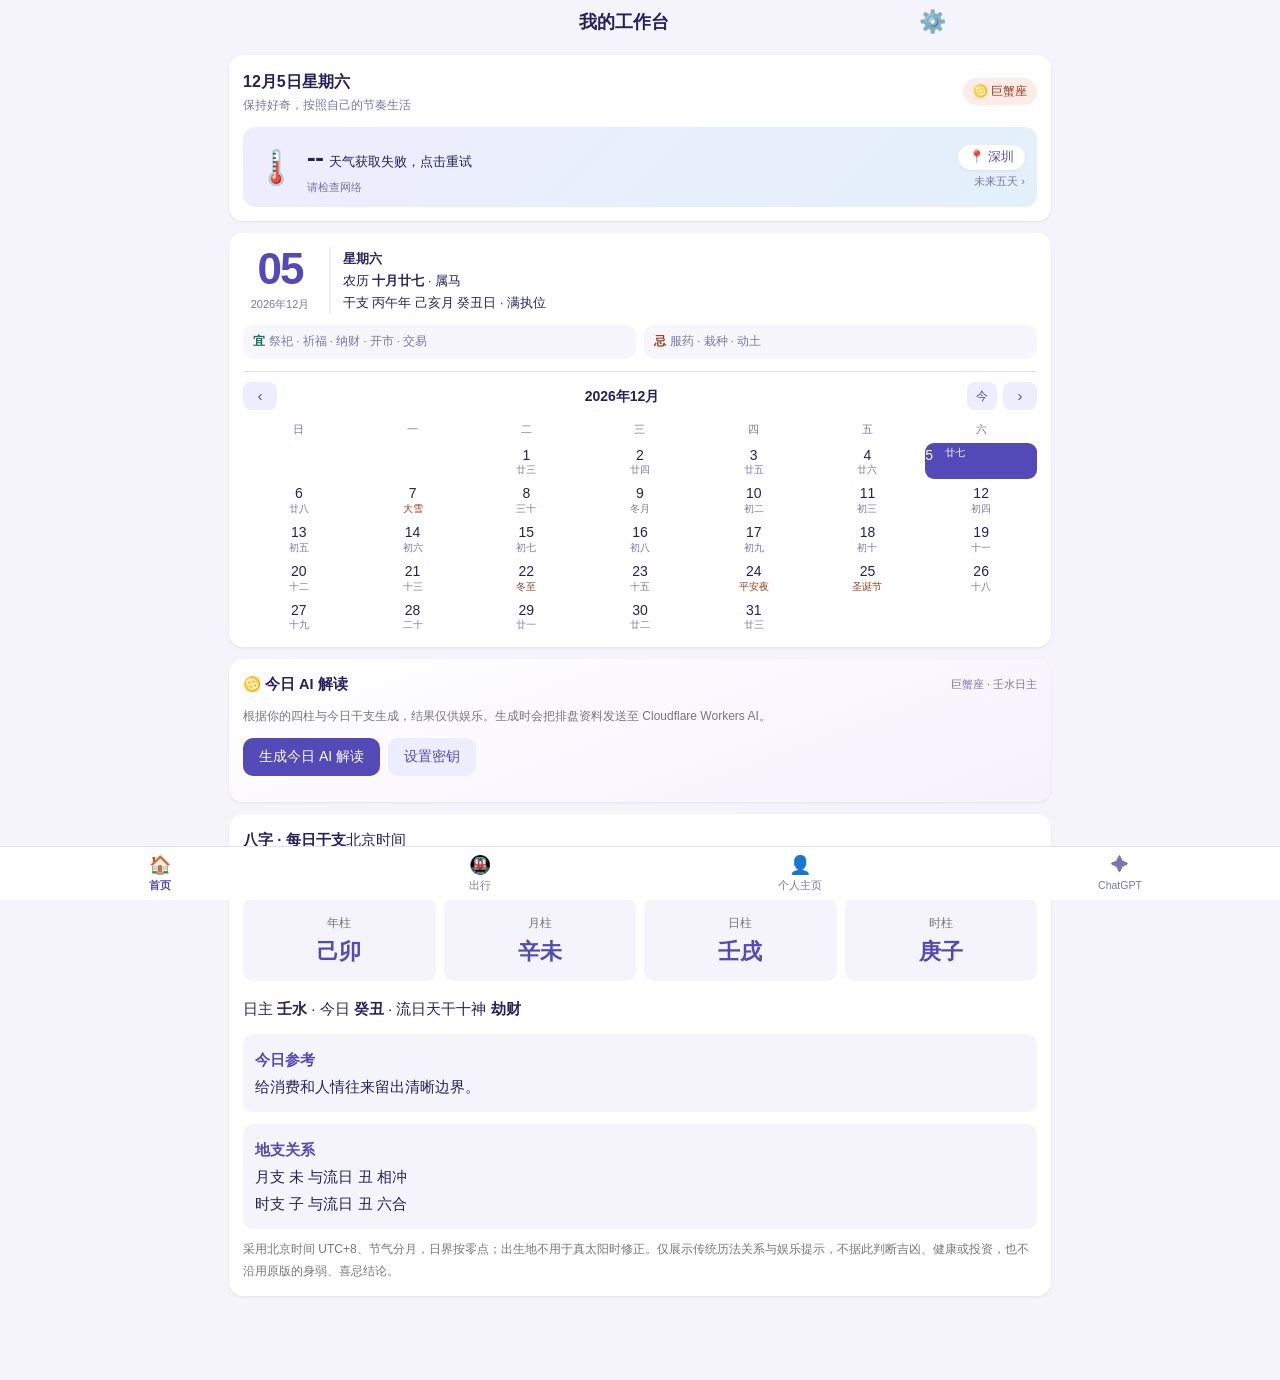
<file: index.html>
<!doctype html><html lang="zh-CN"><head><meta charset="utf-8"><meta name="viewport" content="width=device-width,initial-scale=1,viewport-fit=cover"><meta name="theme-color" content="#534AB7"><title>我的工作台</title><link rel="manifest" href="manifest.json"><link rel="icon" href="icons/icon-192.png"><link rel="stylesheet" href="style.css"></head><body><header id="topbar"><h1 id="pageTitle">我的工作台</h1><button onclick="openSettings()" aria-label="设置">⚙️</button></header><div id="app">  <div class="view on" id="v-home">
    <div class="card hero">
      <div class="row" style="justify-content:space-between">
        <div><b id="homeDate" style="font-size:16px"></b><div class="meta" id="homeSub">早上好，今天也要加油</div></div>
        <div class="pill">♋ 巨蟹座</div>
      </div>
      <div class="wx" id="wxBox">
        <div class="wx-l" onclick="openWx()">
          <div class="wx-ic" id="wxIcon">⏳</div>
          <div class="wx-main">
            <div class="wx-t"><b id="wxTemp">--</b><span id="wxTxt">天气加载中…</span></div>
            <div class="wx-sub" id="wxSub">湿度 -- · -- 风</div>
          </div>
        </div>
        <div class="wx-r">
          <button class="wx-city" onclick="openCityPicker()" id="wxCity">📍 定位中</button>
          <button class="wx-more" onclick="openWx()">未来五天 ›</button>
        </div>
      </div>
    </div>
    <div class="card cal2" id="calCard"></div>
    <div class="card virgo" id="virgoCard"></div>
    <div class="card liuri" id="liuriCard"></div>
  </div>

  <div class="view" id="v-fit">
    <div class="card">
      <div class="chips" id="fitTypes"></div>
      <div id="fitForm">
        <div class="row" style="margin-top:10px">
          <input class="tf" id="fitMin" type="number" inputmode="numeric" placeholder="时长(分钟)" style="flex:1">
          <input class="tf" id="fitNote" placeholder="备注(可选)" style="flex:1.4">
          <button class="btn" onclick="addFit()">打卡</button>
        </div>
        <p class="hint" style="text-align:left">记录跑步和骑行，保持自己的节奏。</p>
      </div>
      <div id="metroSection" style="display:none">
        <div class="row" style="margin-top:10px;gap:6px"><input class="tf" id="metroFrom" placeholder="起点站（输入中文）" autocomplete="off" oninput="metroSuggest('from')" onfocus="metroSuggest('from')"><input class="tf" id="metroTo" placeholder="终点站" autocomplete="off" oninput="metroSuggest('to')" onfocus="metroSuggest('to')"></div>
        <div id="metroSug" class="metro-sug"></div>
        <div class="row" style="margin-top:8px;gap:6px"><button class="btn" onclick="metroSearch()">查 询</button><button class="btn ghost" onclick="metroClear()">清 除</button><span class="meta" style="margin-left:auto;font-size:11.5px">默认可滑动页面</span></div>
        <div id="metroResult"></div>
        <button class="btn ghost sm" onclick="toggleMap(this)">开启地图操作</button><div class="metro-map-hd">互动线路图 · 查询后自动高亮路线</div>
        <div class="metro-canvas" id="metroCanvas2"><svg id="metroSvg" xmlns="http://www.w3.org/2000/svg"></svg></div>
        <div class="metro-ctrl"><button class="btn ghost sm" onclick="metroZoomSvg(1.25)">＋</button><button class="btn ghost sm" onclick="metroZoomSvg(0.8)">－</button><button class="btn ghost sm" onclick="metroFitViewSvg()">⌂ 居中</button><span class="meta" style="margin-left:auto">16 线 / 317 站 · 开启地图操作后可缩放、拖动</span></div>
        <div class="card" style="margin-top:14px;padding:10px 10px 12px">
          <div class="metro-map-hd" style="padding:0 0 2px">官方线网图</div>
          <div class="metro-canvas" id="metroCanvas"><img id="metroImg" src="metro/sz_map.jpg" alt="深圳地铁线路图" draggable="false" onload="if(typeof metroFitView==='function')metroFitView()"></div>
          <div class="metro-ctrl"><button class="btn ghost sm" onclick="metroZoom(1.25)">＋</button><button class="btn ghost sm" onclick="metroZoom(0.8)">－</button><button class="btn ghost sm" onclick="metroFitView()">⌂ 居中</button><span class="meta" style="margin-left:auto">来源：深圳市交通运输局官网</span></div>
        </div>
      </div>
    </div>
    <div class="stat4" id="fitStats">
      <div class="s"><b id="fsWeek">0</b><span>本周分钟</span></div>
      <div class="s"><b id="fsCnt">0</b><span>本月次数</span></div>
      <div class="s"><b id="fsStreak">0</b><span>连续天数</span></div>
      <div class="s"><b id="fsCoin">0</b><span>累计分钟</span></div>
    </div>
    <div class="card" id="fitWeek"></div>
    <div class="card" id="fitList"></div>
  </div>

<div class="view" id="v-profile"><div class="card"><b>个人学术主页</b><p class="hint">你的研究、成果与个人介绍。</p><a class="btn" href="personal-homepage/index.html" target="_blank" rel="noopener">完整打开 ↗</a></div><iframe id="profileFrame" title="个人学术主页" data-src="personal-homepage/index.html"></iframe></div><div class="view" id="v-chatgpt"><div class="card chat-card"><div class="chat-mark">✦</div><h2>ChatGPT</h2><p>写作、学习、讨论，随时开始新的对话。</p><a class="btn" href="https://chatgpt.com/" target="_blank" rel="noopener noreferrer">打开 ChatGPT 网页版 ↗</a><p class="hint">在官方网页中登录你的账号。此工作台不读取账号或聊天内容。</p></div></div></div><nav><button data-v="home" class="on"><span class="ic">🏠</span>首页</button><button data-v="fit"><span class="ic">🚇</span>出行</button><button data-v="profile"><span class="ic">👤</span>个人主页</button><button data-v="chatgpt"><span class="ic">✦</span>ChatGPT</button></nav><div class="toast" id="toast"></div><div class="sheet" id="sheet" onclick="if(event.target===this)closeSheet()"><div class="inner" id="sheetBody"></div></div><script src="vendor/lunar.js"></script><script src="app.js"></script></body></html>
</file>
<file: style.css>
:root{
  --bg:#f5f4fa; --card:#ffffff; --ink:#26215c; --muted:#7a76a8;
  --brand:#534AB7; --brand-soft:#EEEDFE; --teal:#0F6E56; --teal-soft:#E1F5EE;
  --coral:#993C1D; --coral-soft:#FAECE7; --line:#e4e2f2; --danger:#A32D2D;
  --up:#C62F2F; --down:#1D9E75;
  --radius:14px; --shadow:0 1px 3px rgba(38,33,92,.08);
}
*{margin:0;padding:0;box-sizing:border-box;-webkit-tap-highlight-color:transparent}
html,body{min-height:100%;overflow-y:auto;-webkit-overflow-scrolling:touch}
body{font-family:-apple-system,BlinkMacSystemFont,"PingFang SC","Microsoft YaHei",sans-serif;background:var(--bg);color:var(--ink);font-size:15px;line-height:1.6;padding-bottom:calc(64px + env(safe-area-inset-bottom));overscroll-behavior-y:contain;touch-action:pan-y}
#app{max-width:640px;margin:0 auto;padding:10px 14px 8px}
button{font-family:inherit;cursor:pointer;border:none;background:none;color:inherit}
input,textarea,select{font-family:inherit;color:var(--ink)}
#topbar{position:sticky;top:0;z-index:11;max-width:640px;margin:0 auto;display:flex;align-items:center;gap:6px;padding:8px 14px 8px;background:var(--bg)}
#topbar h1{font-size:18px;font-weight:600;flex:1;text-align:center}
#backBtn{font-size:26px;color:var(--brand);width:34px;padding:0 4px;line-height:1}
#gearBtn{font-size:18px}
.card{background:var(--card);border-radius:var(--radius);box-shadow:var(--shadow);padding:14px;margin-bottom:12px}
.quick{display:flex;gap:8px}
.quick input{flex:1;border:1.5px solid var(--line);border-radius:10px;padding:11px 13px;font-size:15px;background:#fbfbfe;outline:none}
.quick input:focus{border-color:var(--brand)}
.btn{background:var(--brand);color:#fff;border-radius:10px;padding:10px 16px;font-size:14px;font-weight:500;flex-shrink:0}
.btn.ghost{background:var(--brand-soft);color:var(--brand)}
.btn.sm{padding:6px 11px;font-size:12.5px;border-radius:8px}
.btn.teal{background:var(--teal-soft);color:var(--teal)}
.btn.warn{background:var(--coral-soft);color:var(--coral)}
.section-title{font-size:13px;color:var(--muted);margin:2px 4px 8px;display:flex;justify-content:space-between;align-items:center}
nav{position:fixed;bottom:0;left:0;right:0;background:#fff;border-top:1px solid var(--line);display:flex;padding-bottom:env(safe-area-inset-bottom);z-index:10}
nav button{flex:1;padding:9px 0 7px;font-size:11.5px;color:var(--muted);display:flex;flex-direction:column;align-items:center;gap:2px}
nav button .ic{font-size:20px;line-height:1;height:24px}
nav button.on{color:var(--brand);font-weight:600}
.view{display:none}.view.on{display:block}
.item{display:flex;align-items:flex-start;gap:10px;padding:12px 4px;border-bottom:1px solid var(--line)}
.item:last-child{border-bottom:none}
.item .body{flex:1;min-width:0}
.item .body .txt{word-break:break-word}
.meta{font-size:11.5px;color:var(--muted);margin-top:2px}
.item .ops{display:flex;gap:6px;flex-shrink:0;flex-wrap:wrap;justify-content:flex-end}
.empty{text-align:center;color:var(--muted);padding:30px 10px;font-size:13.5px}
.empty .big{font-size:34px;margin-bottom:8px}
.chk{width:21px;height:21px;border:1.8px solid #c9c6e6;border-radius:6px;flex-shrink:0;margin-top:2px;background:#fff}
.chk.on{background:var(--brand);border-color:var(--brand);color:#fff;font-size:13px;display:flex;align-items:center;justify-content:center}
.item.done .txt{color:var(--muted);text-decoration:line-through}
.tag{display:inline-block;background:var(--brand-soft);color:var(--brand);font-size:11px;padding:1px 8px;border-radius:99px;margin-left:6px;vertical-align:1px}
.tabs{display:flex;gap:6px;margin-bottom:10px;overflow-x:auto;padding:0 4px}
.tabs button{background:#fff;border:1px solid var(--line);border-radius:99px;padding:5px 14px;font-size:12.5px;color:var(--muted);white-space:nowrap}
.tabs button.on{background:var(--brand);border-color:var(--brand);color:#fff;font-weight:500}
.chips{display:flex;gap:6px;overflow-x:auto;padding:2px 2px 10px;scrollbar-width:none}
.chips::-webkit-scrollbar{display:none}
.chips button{background:#fff;border:1px solid var(--line);border-radius:99px;padding:5px 13px;font-size:12.5px;color:var(--muted);white-space:nowrap;flex-shrink:0}
.chips button.on{background:var(--brand);border-color:var(--brand);color:#fff;font-weight:500}
.chips button.mini{padding:3px 10px;font-size:11.5px;background:var(--brand-soft);color:var(--brand);border-color:transparent}
.note-title{font-weight:600;font-size:14.5px}
.note-body{font-size:13px;color:var(--muted);display:-webkit-box;-webkit-line-clamp:2;-webkit-box-orient:vertical;overflow:hidden;word-break:break-word}
.row{display:flex;gap:8px;align-items:center}
.tf{width:100%;border:1.5px solid var(--line);border-radius:10px;padding:10px 12px;font-size:14px;background:#fbfbfe;outline:none}
textarea.tf{resize:vertical;min-height:90px}
label.lb{font-size:12.5px;color:var(--muted);display:block;margin:10px 0 4px}
.sheet{position:fixed;inset:0;background:rgba(38,33,92,.35);z-index:20;display:none;align-items:flex-end}
.sheet.on{display:flex}
.sheet .inner{background:#fff;width:100%;max-width:640px;margin:0 auto;border-radius:18px 18px 0 0;padding:18px 16px calc(18px + env(safe-area-inset-bottom));max-height:86vh;overflow-y:auto}
.sheet h3{font-size:16px;margin-bottom:6px}
.sheet .actions{display:flex;gap:10px;margin-top:14px}
.sheet .actions .btn{flex:1;text-align:center}
.toast{position:fixed;bottom:90px;left:50%;transform:translateX(-50%);background:var(--ink);color:#fff;padding:8px 18px;border-radius:99px;font-size:13px;opacity:0;transition:opacity .25s;pointer-events:none;z-index:99;max-width:86vw}
.toast.on{opacity:.92}
.fab{position:fixed;right:16px;bottom:calc(78px + env(safe-area-inset-bottom));width:52px;height:52px;border-radius:99px;background:var(--brand);color:#fff;font-size:28px;box-shadow:0 4px 14px rgba(83,74,183,.4);z-index:9;display:flex;align-items:center;justify-content:center}
.hint{font-size:12px;color:var(--muted);text-align:center;margin:6px 0 2px}
.stat4{display:flex;gap:10px;margin-bottom:12px}
.stat4 .s{flex:1;background:#fff;border-radius:12px;padding:10px 4px;text-align:center;box-shadow:var(--shadow)}
.stat4 .s b{display:block;font-size:18px;color:var(--brand)}
.stat4 .s span{font-size:11px;color:var(--muted)}
.pill{background:var(--coral-soft);color:var(--coral);font-size:12px;padding:4px 10px;border-radius:99px}
.proj-dot{width:8px;height:8px;border-radius:99px;display:inline-block;margin-right:6px}
.proj-dot.c1{background:#534AB7}.proj-dot.c2{background:#0F6E56}.proj-dot.c3{background:#BA7517}.proj-dot.c4{background:#D4537E}.proj-dot.c5{background:#185FA5}
.grid{display:grid;grid-template-columns:repeat(4,1fr);gap:10px;margin-top:12px}
.tile{background:#fff;border-radius:14px;box-shadow:var(--shadow);padding:12px 4px;text-align:center;font-size:12px;color:var(--ink)}
.tile .ic{font-size:24px;display:block;margin-bottom:4px}
.ticker-wrap{padding:10px 0}
.ticker{display:flex;gap:14px;overflow-x:auto;padding:0 12px;scrollbar-width:none}
.ticker::-webkit-scrollbar{display:none}
.ticker .tk{flex-shrink:0;text-align:center;font-size:12px}
.ticker .tk b{display:block;font-size:13.5px}
.up{color:var(--up)}.down{color:var(--down)}
canvas.chart{width:100%;display:block;touch-action:pan-y}
.ctabs{display:flex;gap:4px;margin-top:10px;overflow-x:auto}
.ctabs button{flex:1;background:#f2f1f9;border:none;border-radius:8px;padding:5px 2px;font-size:11.5px;color:var(--muted);white-space:nowrap}
.ctabs button.on{background:var(--brand);color:#fff;font-weight:500}
.cinfo{display:flex;align-items:center;gap:8px;background:var(--brand-soft);border-radius:8px;padding:6px 10px;margin-top:8px;font-size:13px}
.cinfo .ci-t{color:var(--muted);font-size:12px}
.cinfo b{font-size:15px;font-weight:600}
.cinfo .ci-x{margin-left:auto;border:none;background:transparent;color:var(--muted);font-size:14px;padding:0 2px;cursor:pointer;line-height:1}
.stk{background:#fff;border-radius:14px;box-shadow:var(--shadow);padding:14px;margin-bottom:12px}
.stk .hd{display:flex;justify-content:space-between;align-items:stretch;gap:8px}
.stk .hd-l{flex:1;min-width:0;display:flex;flex-direction:column}
.stk .nm{font-size:15px;font-weight:600}
.rot{flex:1;min-height:30px;margin-top:4px;overflow:hidden;position:relative;cursor:default}
.rot-i{font-size:11px;line-height:1.45;color:var(--muted);opacity:0;transform:translateY(4px);transition:opacity .45s ease,transform .45s ease;display:-webkit-box;-webkit-line-clamp:2;-webkit-box-orient:vertical;overflow:hidden}
.rot-i.in{opacity:1;transform:translateY(0)}
.rot-i .ann{color:#3D6DD8;cursor:pointer}
.rot-i .ann:active{opacity:.7}
.stk .px{font-size:22px;font-weight:600;text-align:right;white-space:nowrap}
.stk .pct{font-size:13px;text-align:right;white-space:nowrap}
.kv{display:flex;gap:0;font-size:12px;color:var(--muted);margin-top:6px;flex-wrap:wrap}
.kv span{flex:1;text-align:center;background:#f7f6fc;border-radius:8px;padding:4px 2px;margin:2px}
.kv b{color:var(--ink);font-weight:500}
.kv4{display:grid;grid-template-columns:repeat(4,1fr);gap:5px;font-size:11px;color:var(--muted);margin-top:8px;text-align:center}
.kv4 span{background:#f7f6fc;border-radius:8px;padding:5px 1px;line-height:1.35;white-space:nowrap;overflow:hidden}
.kv4 b{display:block;color:var(--ink);font-weight:600;font-size:13.5px}
.idx{background:#fff;border-radius:14px;box-shadow:var(--shadow);padding:10px 8px;margin-bottom:12px}
.idx-hd{display:flex;justify-content:space-between;align-items:center;padding-bottom:8px;border-bottom:1px solid var(--line)}
.idx-hd b{font-size:13px;font-weight:600}
.idx-hd span{font-size:11px;color:var(--muted)}
.idx-row{display:grid;grid-template-columns:repeat(3,minmax(0,1fr));margin-top:9px}
.idx-row .ix{min-width:0;text-align:center;padding:0 1px;border-right:1px solid var(--line);overflow:hidden}
.idx-row .ix:last-child{border-right:none}
.idx-row .ix .v,.idx-row .ix .c{white-space:nowrap;overflow:hidden;text-overflow:ellipsis}
.idx-row .ix .n{font-size:10.5px;color:var(--muted);white-space:nowrap}
.idx-row .ix .v{font-size:15.5px;font-weight:600;line-height:1.35;letter-spacing:-.3px}
.idx-row .ix .c{font-size:10px;line-height:1.3}
.banner{position:fixed;top:0;left:0;right:0;z-index:50;background:var(--ink);color:#fff;padding:10px 16px;font-size:13.5px;display:flex;gap:8px;align-items:center;transform:translateY(-110%);transition:transform .3s;padding-top:calc(10px + env(safe-area-inset-top))}
.banner.on{transform:translateY(0)}
.cal{display:grid;grid-template-columns:repeat(7,1fr);gap:2px;text-align:center;font-size:12.5px}
.cal .w{color:var(--muted);font-size:11px;padding:4px 0}
.cal .d{padding:7px 0;border-radius:8px;position:relative}
.cal .d.sel{background:var(--brand);color:#fff}
.cal .d .dot{position:absolute;bottom:2px;left:50%;transform:translateX(-50%);width:4px;height:4px;border-radius:99px;background:var(--coral)}
.moodrow{display:flex;gap:8px;justify-content:space-around;margin:6px 0}
.moodrow button{font-size:26px;opacity:.45;transition:.15s}
.moodrow button.on{opacity:1;transform:scale(1.2)}
.moodrow span{display:block;font-size:11px;color:var(--muted);text-align:center}
.entry-imgs{display:flex;gap:6px;overflow-x:auto;margin-top:6px}
.entry-imgs img{width:72px;height:72px;object-fit:cover;border-radius:8px;border:1px solid var(--line)}
.tb{display:flex;gap:4px;margin-top:8px;border:1.5px solid var(--line);border-radius:10px 10px 0 0;padding:6px;overflow-x:auto;scrollbar-width:none;background:#fbfbfe}
.tb::-webkit-scrollbar{display:none}
.tb button{width:34px;height:30px;flex-shrink:0;border-radius:6px;font-size:14px;background:#fff;border:1px solid var(--line)}
.tb button.c1{color:#534AB7}.tb button.c2{color:#A32D2D}.tb button.c3{color:#0F6E56}
.edit{border:1.5px solid var(--line);border-top:none;border-radius:0 0 10px 10px;min-height:180px;padding:12px;font-size:15px;outline:none;background:#fff;word-break:break-word}
.edit img{max-width:100%;border-radius:8px}
.edit:focus{border-color:var(--brand)}
.memo-html{font-size:14px;word-break:break-word}
.memo-html img{max-width:100%;border-radius:8px}
.memo-html p{margin:2px 0}
#drawboard{position:fixed;inset:0;z-index:60;background:#f0eff7;display:none;flex-direction:column;padding-top:env(safe-area-inset-top)}
#drawboard.on{display:flex}
.db-top{display:flex;align-items:center;justify-content:space-between;padding:8px 12px;gap:6px}
.db-top b{font-size:15px}
.db-btn{background:#fff;border:1px solid var(--line);border-radius:8px;padding:5px 10px;font-size:12.5px;flex-shrink:0}
.db-btn.on{background:var(--brand);color:#fff;border-color:var(--brand)}
.db-tools{padding:6px 10px 8px}
.swatches{display:flex;gap:5px;flex-wrap:wrap;margin-bottom:6px}
.swatches button{width:26px;height:26px;border-radius:99px;border:2px solid #fff;box-shadow:0 0 0 1px var(--line)}
.swatches button.on{box-shadow:0 0 0 2.5px var(--brand)}
.vline{width:1px;height:22px;background:var(--line);margin:0 4px}
#dbCanvas{flex:1;background:#fff;margin:0 10px 10px;border-radius:12px;touch-action:none;width:calc(100% - 20px)}
.gold{background:linear-gradient(0deg,#fff,#fffdf5)}
.favstar{font-size:16px}
.big-price{font-size:26px;font-weight:600}
.week-bar{display:flex;gap:4px;align-items:flex-end;height:70px;margin-top:8px}
.week-bar .wb{flex:1;background:var(--brand-soft);border-radius:6px 6px 0 0;position:relative;min-height:3px}
.week-bar .wb i{position:absolute;bottom:-18px;left:0;right:0;font-size:10px;color:var(--muted);font-style:normal;text-align:center}
.week-bar .wb b{position:absolute;top:-16px;left:0;right:0;font-size:10px;color:var(--brand);text-align:center}
/* ===== 天气 ===== */
.wx{display:flex;justify-content:space-between;align-items:center;gap:10px;margin-top:12px;background:linear-gradient(135deg,#EEEDFE,#E3F0FA);border-radius:12px;padding:10px 12px;cursor:pointer}
.wx-l{display:flex;align-items:center;gap:10px;min-width:0}
.wx-ic{font-size:34px;line-height:1}
.wx-t{display:flex;align-items:baseline;gap:6px}
.wx-t b{font-size:26px;font-weight:600;color:var(--ink);letter-spacing:-.5px}
.wx-t span{font-size:13px;color:var(--ink)}
.wx-sub{font-size:11px;color:var(--muted);margin-top:1px;white-space:nowrap}
.wx-r{display:flex;flex-direction:column;align-items:flex-end;gap:4px;flex-shrink:0}
.wx-city{font-size:12.5px;color:var(--brand);font-weight:500;background:#fff;border-radius:99px;padding:4px 11px;box-shadow:var(--shadow)}
.wx-more{font-size:11px;color:var(--muted)}
.wx-rs{padding:10px 4px;border-bottom:1px solid var(--line);font-size:14px;display:flex;justify-content:space-between;align-items:center}
.wx-rs:last-child{border-bottom:none}
.wx-rs .meta{font-size:11.5px}
.fc-row{display:flex;align-items:center;gap:10px;padding:10px 4px;border-bottom:1px solid var(--line)}
.fc-row:last-child{border-bottom:none}
.fc-row .fd{width:64px;flex-shrink:0}
.fc-row .fd b{display:block;font-size:13.5px}
.fc-row .fd span{font-size:11px;color:var(--muted)}
.fc-row .fi{font-size:26px;flex-shrink:0}
.fc-row .ft{font-size:12.5px;color:var(--muted);flex:1;min-width:0}
.fc-row .fbar{width:96px;flex-shrink:0;text-align:right}
.fc-row .fbar b{font-size:13px;color:var(--up)}
.fc-row .fbar span{font-size:11px;color:var(--muted);margin-left:6px}
/* ===== 万年历 ===== */
.cal2{padding:14px 14px 10px}
.cal2 .today{display:flex;gap:12px;align-items:stretch}
.cal2 .t-num{flex-shrink:0;text-align:center;min-width:74px}
.cal2 .t-num b{font-size:44px;line-height:1;font-weight:600;color:var(--brand);display:block;letter-spacing:-2px}
.cal2 .t-num span{font-size:11px;color:var(--muted)}
.cal2 .t-info{flex:1;min-width:0;border-left:2px solid var(--brand-soft);padding-left:12px;display:flex;flex-direction:column;justify-content:center;gap:2px}
.cal2 .t-info .ln{font-size:12.5px;color:var(--ink);white-space:nowrap;overflow:hidden;text-overflow:ellipsis}
.cal2 .t-info .ln b{font-weight:600}
.cal2 .t-info .ln .fest{color:var(--coral);font-weight:600}
.cal2 .yj{display:flex;gap:8px;margin-top:10px}
.cal2 .yj div{flex:1;background:#f7f6fc;border-radius:10px;padding:8px 10px;font-size:11.5px;line-height:1.55;min-width:0}
.cal2 .yj b{color:var(--teal);font-weight:600;margin-right:4px}
.cal2 .yj div:last-child b{color:var(--coral)}
.cal2 .yj span{color:var(--muted)}
.cal2 .m-hd{display:flex;justify-content:space-between;align-items:center;margin-top:12px;padding-top:10px;border-top:1px solid var(--line)}
.cal2 .m-hd b{font-size:14px}
.cal2 .m-hd button{width:34px;height:28px;border-radius:8px;background:var(--brand-soft);color:var(--brand);font-size:15px;line-height:1}
.cal2 .mgrid{display:grid;grid-template-columns:repeat(7,1fr);gap:2px;text-align:center;margin-top:8px;padding-bottom:2px}
.cal2 .mgrid .w{font-size:10.5px;color:var(--muted);padding:3px 0}
.cal2 .mgrid .cd{border-radius:9px;padding:4px 0 3px;cursor:pointer;position:relative}
.cal2 .mgrid .cd .d{display:block;font-size:14px;line-height:1.25}
.cal2 .mgrid .cd .l{display:block;font-size:9.5px;color:var(--muted);line-height:1.3;white-space:nowrap;overflow:hidden}
.cal2 .mgrid .cd.dim .d,.cal2 .mgrid .cd.dim .l{color:#c3c1da}
.cal2 .mgrid .cd .l.fest{color:var(--coral)}
.cal2 .mgrid .cd.today{background:var(--brand)}
.cal2 .mgrid .cd.today .d,.cal2 .mgrid .cd.today .l{color:#fff}
/* ===== 处女座 ===== */
.virgo{background:linear-gradient(160deg,#fff,#f6f1fd);padding:14px}
.virgo .v-hd{display:flex;justify-content:space-between;align-items:center}
.virgo .v-hd b{font-size:14.5px}
.virgo .v-hd span{font-size:11px;color:var(--muted)}
.virgo .v-sum{display:flex;align-items:center;gap:14px;margin-top:10px}
.virgo .v-sum .sc{text-align:center;flex-shrink:0}
.virgo .v-sum .sc b{font-size:34px;color:var(--brand);display:block;line-height:1.1;letter-spacing:-1px}
.virgo .v-sum .sc span{font-size:10.5px;color:var(--muted)}
.virgo .v-sum .stars{font-size:15px;color:#E8A812;letter-spacing:2px}
.virgo .v-bars{flex:1;min-width:0;display:flex;flex-direction:column;gap:6px}
.virgo .v-bar{display:flex;align-items:center;gap:6px;font-size:11px;color:var(--muted)}
.virgo .v-bar .vn{width:34px;flex-shrink:0}
.virgo .v-bar .vt{flex:1;height:7px;background:#eceaf6;border-radius:99px;overflow:hidden}
.virgo .v-bar .vt i{display:block;height:100%;background:linear-gradient(90deg,#8B7FE8,#534AB7);border-radius:99px}
.virgo .v-bar .vv{width:30px;text-align:right;flex-shrink:0;color:var(--ink);font-weight:600}
.virgo .v-luck{display:grid;grid-template-columns:repeat(4,1fr);gap:6px;margin-top:12px}
.virgo .v-luck div{background:#fff;border-radius:10px;padding:8px 4px;text-align:center;box-shadow:var(--shadow)}
.virgo .v-luck span{display:block;font-size:10px;color:var(--muted)}
.virgo .v-luck b{font-size:12.5px;font-weight:600;display:block;margin-top:2px}
.virgo .v-luck .sw{display:inline-block;width:10px;height:10px;border-radius:99px;margin-right:3px;vertical-align:-.5px;border:1px solid rgba(0,0,0,.08)}
.virgo .v-tip{margin-top:10px;background:#fff;border-radius:10px;padding:9px 11px;font-size:12px;color:var(--ink);line-height:1.6;box-shadow:var(--shadow)}
.virgo .v-tip b{color:var(--brand)}
.virgo .v-box{margin-top:8px;background:#fff;border-radius:10px;padding:9px 11px;box-shadow:var(--shadow);font-size:12px;color:var(--ink);line-height:1.75}
.virgo .v-box .vb-t{display:block;color:var(--brand);font-size:12px;margin-bottom:3px}
.virgo .v-week{display:grid;grid-template-columns:repeat(7,1fr);gap:3px;margin-top:6px}
.virgo .v-week div{text-align:center;font-size:9.5px;color:var(--muted);min-width:0}
.virgo .v-week b{display:block;font-size:12px;color:var(--ink);line-height:1.3}
.virgo .v-week .vb{height:4px;background:#eceaf6;border-radius:99px;overflow:hidden;margin:3px 1px 2px}
.virgo .v-week .vb i{display:block;height:100%;background:linear-gradient(90deg,#8B7FE8,#534AB7);border-radius:99px}
.virgo .v-week .t-up{color:var(--up)}
.virgo .v-week .t-dn{color:var(--down)}
/* ===== 首页待办 ===== */
.todo2 .item{padding:8px 0;align-items:center}
.todo2 .quick{margin-top:8px}
/* ===== 阅读：书单 ===== */
.bk-ic{font-size:24px;line-height:1.2;flex-shrink:0;width:34px;text-align:center}
.bk-row .body{min-width:0}
/* ===== 全文阅读器 ===== */
#reader{position:fixed;inset:0;z-index:55;background:#fbfaf5;display:none;flex-direction:column;padding-top:env(safe-area-inset-top)}
#reader.on{display:flex}
#reader .rd-top{display:flex;align-items:center;gap:8px;padding:10px 12px;background:#fff;border-bottom:1px solid var(--line)}
#reader .rd-top b{flex:1;font-size:15px;text-align:center;white-space:nowrap;overflow:hidden;text-overflow:ellipsis}
#reader .rd-hd{padding:8px 16px;background:#fff;border-bottom:1px solid var(--line);font-size:12.5px;color:var(--muted);white-space:nowrap;overflow:hidden;text-overflow:ellipsis}
#reader .rd-body{flex:1;overflow-y:auto;padding:18px 18px 34px;font-size:16px;line-height:1.95;color:#2b2b33}
#reader .rd-body p{margin:0 0 .85em;text-indent:2em;word-break:break-word}
#reader .rd-ft{display:flex;gap:8px;padding:8px 12px calc(8px + env(safe-area-inset-bottom));background:#fff;border-top:1px solid var(--line)}
#reader .rd-ft button{flex:1;text-align:center}
.rd-chap-list button{display:block;width:100%;text-align:left;padding:9px 6px;border-bottom:1px solid var(--line);font-size:13.5px;color:var(--ink)}
.rd-chap-list button.cur{color:var(--brand);font-weight:600}
/* ===== 导航六列 ===== */
nav button{font-size:10.5px}
nav button .ic{font-size:18px;height:21px}
/* ===== 我的：头像卡片 ===== */
.me-card{display:flex;align-items:center;gap:12px;background:linear-gradient(135deg,#EEEDFE 0%,#ffffff 62%)}
.me-av{width:58px;height:58px;border-radius:16px;flex-shrink:0;object-fit:cover;box-shadow:0 2px 8px rgba(83,74,183,.22);border:2px solid #fff}
.me-info{min-width:0}
.me-info b{font-size:15.5px}
.me-info .meta{margin-top:3px}
/* ===== 记账：月度柱图 ===== */
.m-bar{display:flex;gap:2px;align-items:flex-end;height:56px;background:#fbfbfe;border-radius:8px;padding:4px 4px 0}
.m-bar .mb{flex:1;background:linear-gradient(180deg,#7768d4,#534AB7);border-radius:2px 2px 0 0;min-width:2px;transition:height .25s ease}
.m-bar .mb:active{background:var(--coral)}
/* ===== 深圳地铁 ===== */
.metro-sug{margin-top:6px}
.metro-sug-list{max-height:200px;overflow-y:auto}
.metro-sug-row{display:flex;justify-content:space-between;align-items:center;padding:8px 10px;border-bottom:1px solid var(--line);cursor:pointer}
.metro-sug-row:last-child{border-bottom:none}
.metro-sug-row:active{background:var(--brand-soft)}
.metro-map-hd{font-size:12.5px;font-weight:700;color:#6f68c9;margin:12px 2px 4px;display:flex;align-items:center;gap:6px}
.metro-map-hd::before{content:'';width:4px;height:13px;border-radius:2px;background:var(--brand);flex-shrink:0}
.metro-canvas{position:relative;width:100%;height:420px;background:#fbfbfe;border-radius:12px;overflow:hidden;margin-top:8px;touch-action:none;border:1px solid var(--line)}
.metro-canvas img{position:absolute;left:0;top:0;width:1200px;height:1200px;transform-origin:0 0;user-select:none;-webkit-user-select:none;-webkit-user-drag:none;pointer-events:none}
.metro-canvas svg{display:block;width:100%;height:100%;user-select:none;-webkit-user-select:none}
#metroLbG text{fill:#45425f;text-anchor:middle;paint-order:stroke;stroke:#fff;stroke-linejoin:round;pointer-events:none}
.metro-ctrl{display:flex;align-items:center;gap:6px;margin-top:6px}
.metro-result{background:linear-gradient(135deg,#EEEDFE 0%,#ffffff 65%)}
.metro-seg{display:flex;align-items:center;gap:6px;padding:3px 0}
.metro-line-dot{width:14px;height:14px;border-radius:50%;flex-shrink:0;border:2px solid #fff;box-shadow:0 0 0 1px var(--line)}
.metro-seg-name{font-size:13px;font-weight:600;min-width:54px}
/* ===== 流日解读 ===== */
.liuri .lr-hd{display:flex;justify-content:space-between;align-items:baseline;gap:8px}
.liuri .lr-gz{font-size:21px;font-weight:800;color:var(--brand);letter-spacing:2px}
.liuri .lr-ssh{font-size:12px;font-weight:700;color:#fff;background:var(--brand);border-radius:999px;padding:2px 10px}
.liuri .lr-sec{font-size:13px;font-weight:700;color:#6f68c9;margin:13px 0 6px;display:flex;align-items:center;gap:6px}
.liuri .lr-sec::before{content:'';width:4px;height:14px;border-radius:2px;background:var(--brand);flex-shrink:0}
.liuri .lr-line{padding:3.5px 0 3.5px 2px;font-size:13.5px;line-height:1.55}
.liuri .lr-line b{color:var(--ink)}
.liuri .lr-em{color:#B93A2B;font-weight:700}
.liuri .lr-ok{color:#0F6E56;font-weight:700}
.liuri .lr-grid2{display:grid;grid-template-columns:1fr 1fr;gap:6px;margin-top:4px}
.liuri .lr-cell{background:#fbfbfe;border:1px solid var(--line);border-radius:10px;padding:7px 10px;font-size:12.8px;line-height:1.5}
.liuri .lr-cell .t{font-weight:700;font-size:12px;color:#6f68c9;margin-bottom:2px}
.liuri .lr-cell.do .t{color:#0F6E56}
.liuri .lr-cell.avoid .t{color:#B93A2B}
.liuri .lr-risk{background:#FDECEA;border:1px solid #f0c4bc;border-radius:10px;padding:7px 10px;margin:5px 0;font-size:13px;line-height:1.5}
.liuri .lr-risk .t{color:#B93A2B;font-weight:800}
.liuri .lr-quote{margin-top:12px;padding-top:9px;border-top:1px dashed var(--line);font-size:11.8px;color:var(--muted,#8b88a3);line-height:1.6}

nav{grid-template-columns:repeat(4,1fr)}#profileFrame{width:100%;height:calc(100dvh - 235px);min-height:450px;border:0;border-radius:16px;background:white}.chat-card{text-align:center;padding:42px 22px}.chat-mark{font-size:66px;color:var(--purple,#534AB7)}a.btn{display:inline-block;text-decoration:none}#topbar button{background:none;border:0;font-size:22px}.birth-grid{display:grid;grid-template-columns:repeat(4,1fr);gap:8px;margin:14px 0}.birth-grid div{background:#f5f4fa;border-radius:10px;padding:12px 4px;text-align:center}.birth-grid b{display:block;font-size:22px;color:#534AB7}.birth-grid span{font-size:12px;color:#777}.v-note{font-size:12px;color:#777;margin-top:10px;line-height:1.7}.pill{cursor:default}.chat-card p{margin:20px 0;line-height:1.8}#app{max-width:850px;margin:auto}input,select{font-size:16px}.stat4{grid-template-columns:repeat(4,1fr)}
.virgo .v-bar .vn{width:60px;white-space:nowrap}.virgo .v-week .vb{display:block;height:4px}.liuri .v-box{margin-top:12px;padding:12px;background:#f5f4fa;border-radius:10px;line-height:1.8}.liuri .vb-t{display:block;color:#534AB7}.liuri>p{line-height:1.8}

html{height:auto;min-height:100%;overflow-y:auto;overflow-x:clip}body{height:auto;min-height:100vh;overflow:visible;touch-action:auto;overscroll-behavior-y:auto}.metro-canvas{touch-action:pan-y}.metro-canvas.map-active{touch-action:none}.sheet .inner{touch-action:pan-y;overscroll-behavior:contain}
</file>
